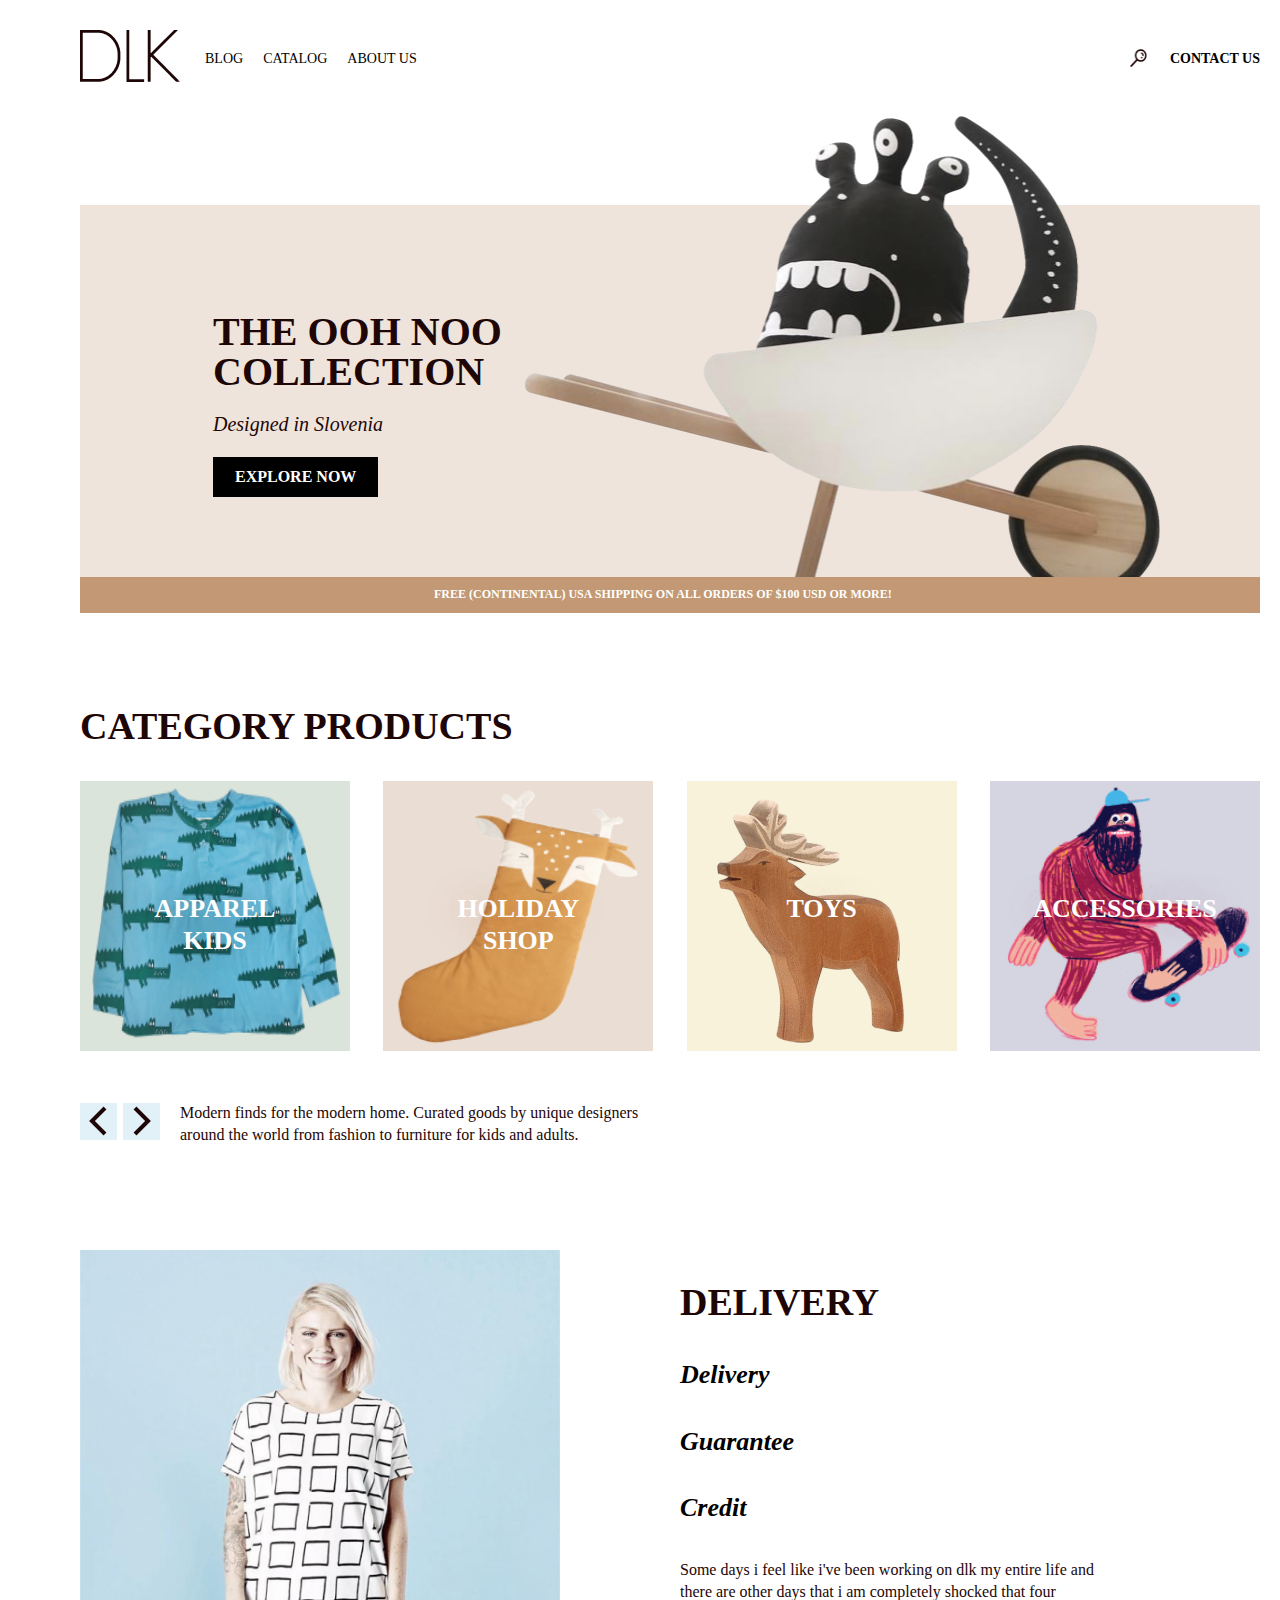
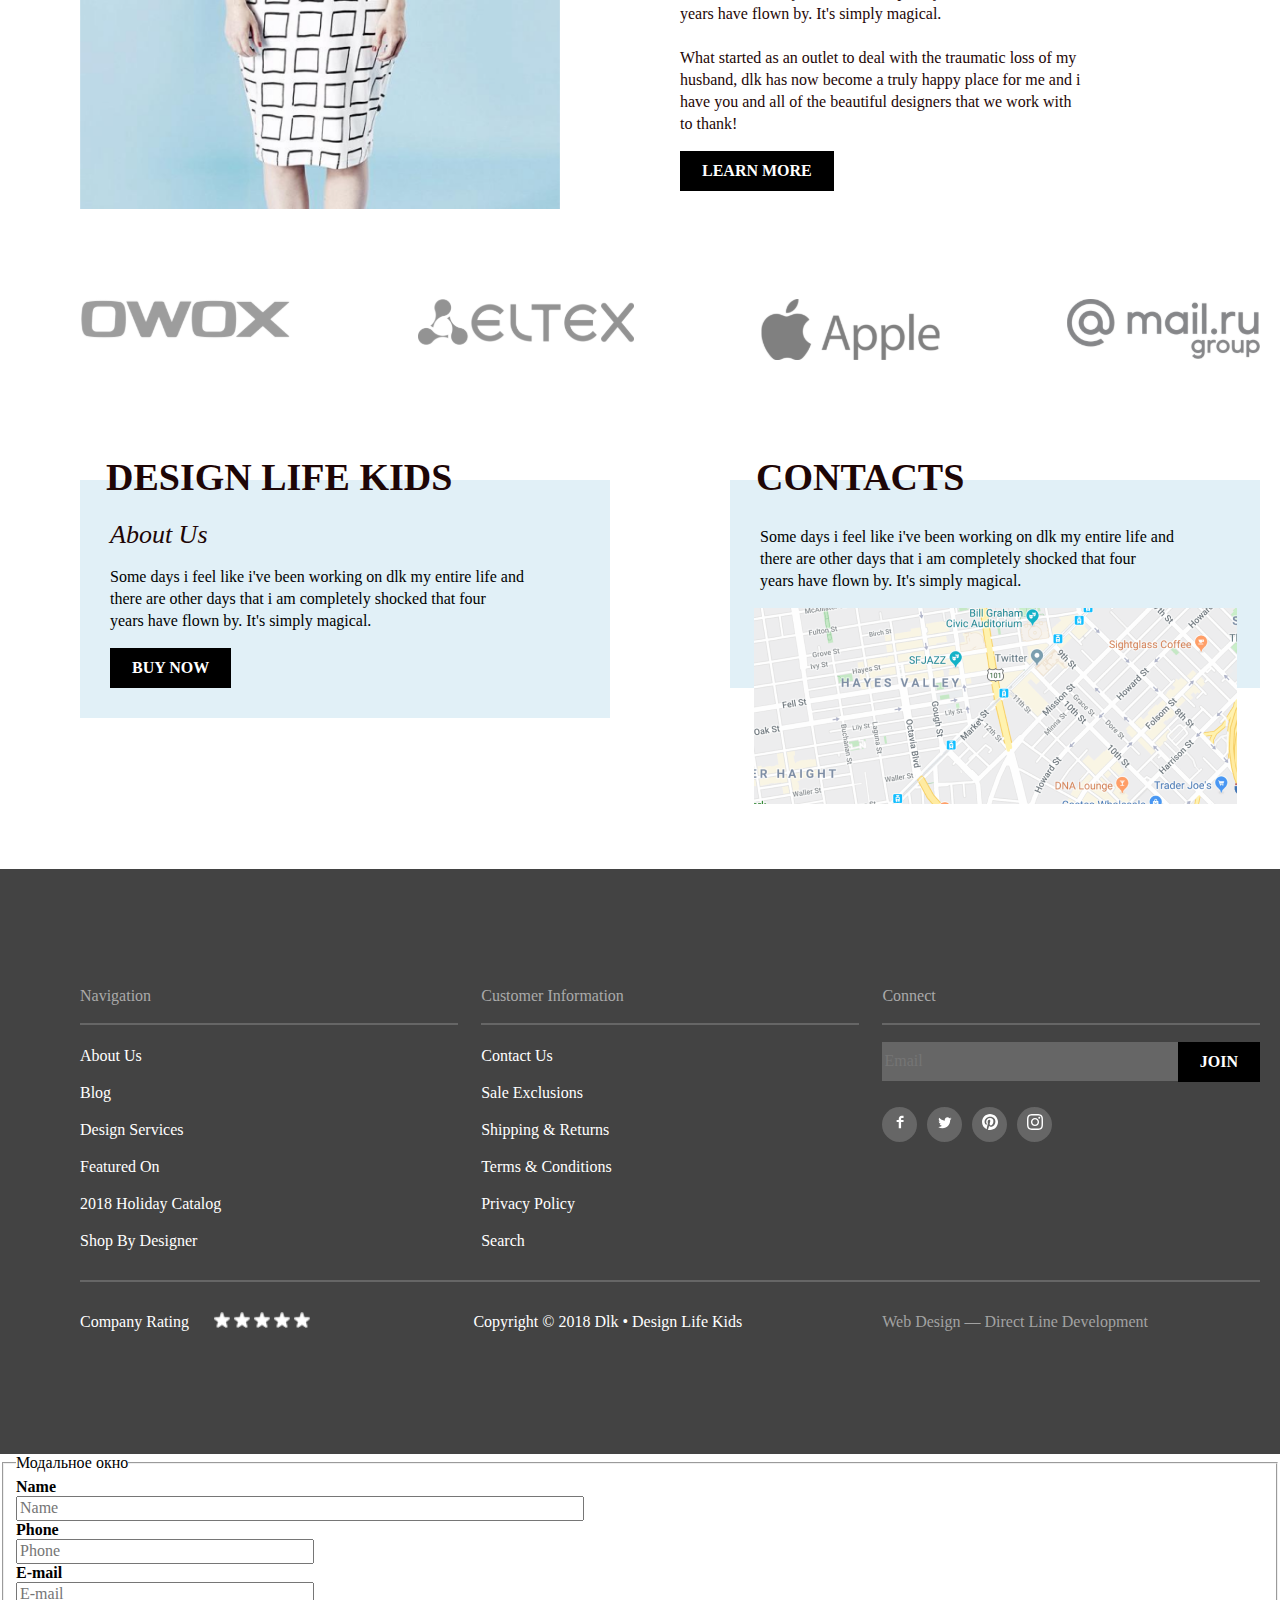
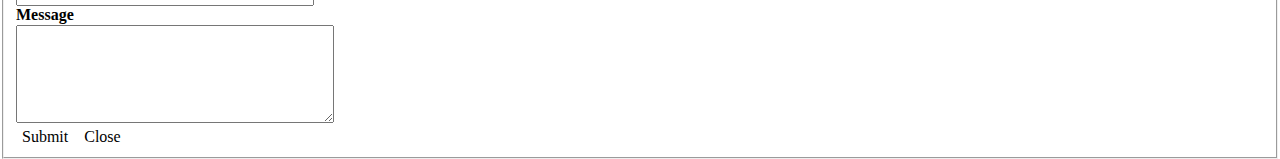
<file: HW_project/templates/index.html>
<!DOCTYPE html>
<html lang="en">

<head>
    <meta charset="UTF-8">
    <meta name="viewport" content="width=device-width, initial-scale=1.0">
    <title>Main page</title>
    <link rel="stylesheet" href="../static/css/index.css">
    <link rel="preconnect" href="https://fonts.gstatic.com">
    <link rel="stylesheet" href="../normalize.css">
    <link
        href="https://fonts.googleapis.com/css2?family=Crimson+Text:ital,wght@1,400;1,700&family=Montserrat:wght@700&family=Open+Sans:wght@400;700&display=swap"
        rel="stylesheet">
</head>

<body class="overlay">

    <header class="header container">
        <a href="./index.html">
            <img class="header-logo" src="../static/png/index/logo.png" alt="logo" width="100" height="52">
        </a>
        <nav>
            <ul class="menu-nav">
                <li class="menu-nav-item"><a href="">Blog</a></li>
                <li class="menu-nav-item"><a href="./toys.html">Catalog</a></li>
                <li class="menu-nav-item"><a href="">About Us</a></li>
            </ul>
        </nav>
        <img class="header-search" src="../static/png/index/search.png" alt="search" width="17" height="18">
        <a class="header-contact" href="/contact">Contact Us</a>
    </header>
    <main id="main">
        <div class="container">
            <section class="main">
                <div class="main-text">
                    <h1 class="main-front-title">THE OOH NOO<br>COLLECTION</h1>
                    <p class="main-front-text">Designed in Slovenia</p>
                    <button class="btn-black">Explore now</button>
                </div>                
                <img class="main-front-img" src="../static/png/index/boogi.png" alt="boogi" width="635" height="461">
            </section>
            <span class="free">Free (continental) USA shipping on all orders of $100 USD or more!</span>
        </div>

        <section class="category container">
            <a href="./categories.html"><h2 class="category-title">Category Products</h2></a>
            <ul class="category-list">
                <li class="category-item color-1">
                    <a href="">
                        <img class="category-item-img" src="../static/png/index/apparel_kids.png" alt="apparel_kids"
                            width="244" height="177"><br>
                        <h3 class="category-item-title">APPAREL<br>KIDS</h3>
                    </a>
                </li>
                <li class="category-item color-2">
                    <a href="">
                        <img class="category-item-img" src="../static/png/index/holi_shop.png" alt="holi_shop"
                            width="208" height="244"><br>
                        <h3 class="category-item-title">HOLIDAY<br>SHOP</h3>
                    </a>
                </li>
                <li class="category-item color-3">
                    <a href="">
                        <img class="category-item-img" src="../static/png/index/toys.png" alt="toys" width="270"
                            height="270"><br>
                        <h3 class="category-item-title">TOYS</h3>
                    </a>
                </li>
                <li class="category-item color-4">
                    <a href="">
                        <img class="category-item-img" src="../static/png/index/accesories.png" alt="accesories"
                            width="240" height="250"><br>
                        <h3 class="category-item-title">ACCESSORIES</h3>
                    </a>
                </li>
            </ul>
            <div class="info-rec">                
                <a href=""><img class="rec" src="../static/png/index/rec-1.png" alt="rec"></a>
                <a href=""><img class="rec" src="../static/png/index/rec.png" alt="rec"></a>
                <p class="category-text">
                    Modern finds for the modern home. Curated goods by unique designers<br>
                    around the world from fashion to furniture for kids and adults.
                </p>
            </div>
        </section>

        <section class="service container">
            <img class="service-img" src="../static/png/index/girl.png" alt="girl" width="480" height="559">
            <div>
                <h3 class="service-title">Delivery</h3>
                <ul class="service-list">
                    <li class="service-item">
                        <h4 class="service-item-title"><a href="">Delivery</a></h4>
                    </li>
                    <li class="service-item">
                        <h4 class="service-item-title"><a href="">Guarantee</a></h4>
                    </li>
                    <li class="service-item">
                        <h4 class="service-item-title"><a href="">Credit</a></h4>
                    </li>
                </ul>
                <p class="service-text">
                    Some days i feel like i've been working on dlk my entire life and<br>
                    there are other days that i am completely shocked that four<br>
                    years have flown by. It's simply magical.<br>
                    <br>
                    What started as an outlet to deal with the traumatic loss of my<br>
                    husband, dlk has now become a truly happy place for me and i<br>
                    have you and all of the beautiful designers that we work with<br>
                    to thank!
                </p>
                <button class="btn-black">LEARN MORE</button>
            </div>
        </section>

        <section class="sponsor container">
            <h4 class="sponsor-title">Sponsors</h4>
            <ul class="sponsor-list">
                <li class="sponsor-item">
                    <a href="">
                        <img class="sponsor-item-img" src="../static/svg/index/image.svg" alt="owox" width="211"
                            height="40">
                    </a>
                </li>
                <li class="sponsor-item">
                    <a href="">
                        <img class="sponsor-item-img" src="../static/svg/index/image-1.svg" alt="eltex" width="216"
                            height="46">
                    </a>
                </li>
                <li class="sponsor-item">
                    <a href="">
                        <img class="sponsor-item-img" src="../static/svg/index/image-2.svg" alt="apple" width="179"
                            height="61">
                    </a>
                </li>
                <li class="sponsor-item">
                    <a href="">
                        <img class="sponsor-item-img" src="../static/svg/index/image-3.svg" alt="mail" width="193"
                            height="60">
                    </a>
                </li>
            </ul>
        </section>

        <div class="other container">
            
            <article class="design-lk">
                <h3 class="design-lk-title">Design Life Kids</h3>
                <div class="design-lk-wrapper">
                    <h4 class="design-lk-simple-tl">About Us</h4>
                    <p class="design-lk-text">
                        Some days i feel like i've been working on dlk my entire life and <br>
                        there are other days that i am completely shocked that four <br>
                        years have flown by. It's simply magical.
                    </p>
                    <button class="btn-black">Buy now</button>
                </div>
            </article>
            

            <article class="contacts">
                <h3 class="contacts-class">Contacts</h3>
                <div class="cont-wrapper">                    
                    <p class="contacts-text">
                        Some days i feel like i've been working on dlk my entire life and <br>
                        there are other days that i am completely shocked that four <br>
                        years have flown by. It's simply magical.
                    </p>
                </div>
                <img class="contacts img" src="../static/png/index/image.png" alt="map" width="483" height="196">
            </article>
        </div>
    </main>
    
    <footer class="footer">
        <div class="footer-wrap container">
            <div class="navigation list-footer">
                <h3 class="navigation-title">Navigation</h3>
                <hr color="#666666">
                <ul class="navigation-list">
                    <li class="navigation-item">
                        <a href="">
                            <span class="navigation-item-title">About Us</span>
                        </a>
                    </li>
                    <li class="navigation-item">
                        <a href="">
                            <span class="navigation-item-title">Blog</span>
                        </a>
                    </li>
                    <li class="navigation-item">
                        <a href="">
                            <span class="navigation-item-title">Design Services</span>
                        </a>
                    </li>
                    <li class="navigation-item">
                        <a href="">
                            <span class="navigation-item-title">Featured On</span>
                        </a>
                    </li>
                    <li class="navigation-item">
                        <a href="">
                            <span class="navigation-item-title">2018 Holiday Catalog</span>
                        </a>
                    </li>
                    <li class="navigation-item">
                        <a href="">
                            <span class="navigation-item-title">Shop By Designer</span>
                        </a>
                    </li>
                </ul>
                
            </div>

            <div class="customer-inf list-footer">
                <h3 class="customer-inf-title">Customer Information</h3>
                <hr color="#666666">
                <ul class="customer-inf-list">
                    <li class="customer-inf-item">
                        <a href="">
                            <span class="customer-inf-item-title">Contact Us</span>
                        </a>
                    </li>
                    <li class="customer-inf-item">
                        <a href="">
                            <span class="customer-inf-item-title">Sale Exclusions</span>
                        </a>
                    </li>
                    <li class="customer-inf-item">
                        <a href="">
                            <span class="customer-inf-item-title">Shipping & Returns</span>
                        </a>
                    </li>
                    <li class="customer-inf-item">
                        <a href="">
                            <span class="customer-inf-item-title">Terms & Conditions</span>
                        </a>
                    </li>
                    <li class="customer-inf-item">
                        <a href="">
                            <span class="customer-inf-item-title">Privacy Policy</span>
                        </a>
                    </li>
                    <li class="customer-inf-item">
                        <a href="">
                            <span class="customer-inf-item-title">Search</span>
                        </a>
                    </li>
                </ul>
            </div>

            <div class="connect list-footer">
                <h3 class="connect-title">Connect</h3>
                <hr color="#666666">
                <form class="connect-form" action="/email" method="POST">                    
                    <input class="input-con" type="text" id="Email" placeholder="Email">
                    <div class="wrapper-btn">
                        <button class="btn-black" type="submit">JOIN</button>
                    </div>
                </form>
                <ul class="connect-list">
                    <li class="connect-item">
                        <a href="">
                            <img class="connect-item-img" src="../static/svg/index/f.svg" alt="facebook" width="8"
                                height="14">
                        </a>
                    </li>
                    <li class="connect-item">
                        <a href="">
                            <img class="connect-item-img" src="../static/svg/index/Fill.svg" alt="twitter" width="14"
                                height="12">
                        </a>
                    </li>
                    <li class="connect-item">
                        <a href="">
                            <img class="connect-item-img" src="../static/svg/index/Pinterest.svg" alt="pinterest" width="16"
                                height="16">
                        </a>
                    </li>
                    <li class="connect-item">
                        <a href="">
                            <img class="connect-item-img" src="../static/svg/index/Instagram.svg" alt="inst" width="16"
                                height="16">
                        </a>
                    </li>
                </ul>
            </div>
            
        </div>
           
        <div class="company-rt container">
            <hr color="#666666">
            <div class="company-rt-wrapper">
                <h4 class="company-rt-title">Company Rating</h4>
                <ul class="company-rt-img-list">
                    <li class="company-rt-img-item">
                        <img class="company-rt-img" src="../static/png/index/Star.png" alt="rating" width="17" height="16">
                    </li>
                    <li>
                        <img class="company-rt-img" src="../static/png/index/Star.png" alt="rating" width="17" height="16">
                    </li>
                    <li>
                        <img class="company-rt-img" src="../static/png/index/Star.png" alt="rating" width="17" height="16">
                    </li>
                    <li>
                        <img class="company-rt-img" src="../static/png/index/Star.png" alt="rating" width="17" height="16">
                    </li>
                    <li>
                        <img class="company-rt-img" src="../static/png/index/Star.png" alt="rating" width="17" height="16">
                    </li>
                </ul>                
                <p class="company-rt-text">Copyright © 2018 Dlk • Design Life Kids</p>
                <p class="company-rt-text1" color="#666666">Web Design — Direct Line Development</p>
            </div>            
        </div>
    </footer>
    

    <form action="/" method="POST">
        <Fieldset>
            <legend>Модальное окно</legend>
            <label>
                <b>Name</b><br>
                <input name="name" type="text" placeholder="Name" size="60"><br>
            </label>
            <label>
                <b>Phone</b><br>
                <input name="phone" placeholder="Phone" type="tel" size="30"><br>
            </label>
            <label>
                <b>E-mail</b><br>
                <input name="email" placeholder="E-mail" type="email" size="30"> <br>
            </label>
            <label>
                <b>Message</b><br>
                <textarea name="message" rows="5" cols="33"></textarea> <br>
            </label>
            <button type="submit">
                Submit
            </button>

            <button type="button">
                Close
            </button>
        </Fieldset>

    </form>

</body>

</html>
</file>
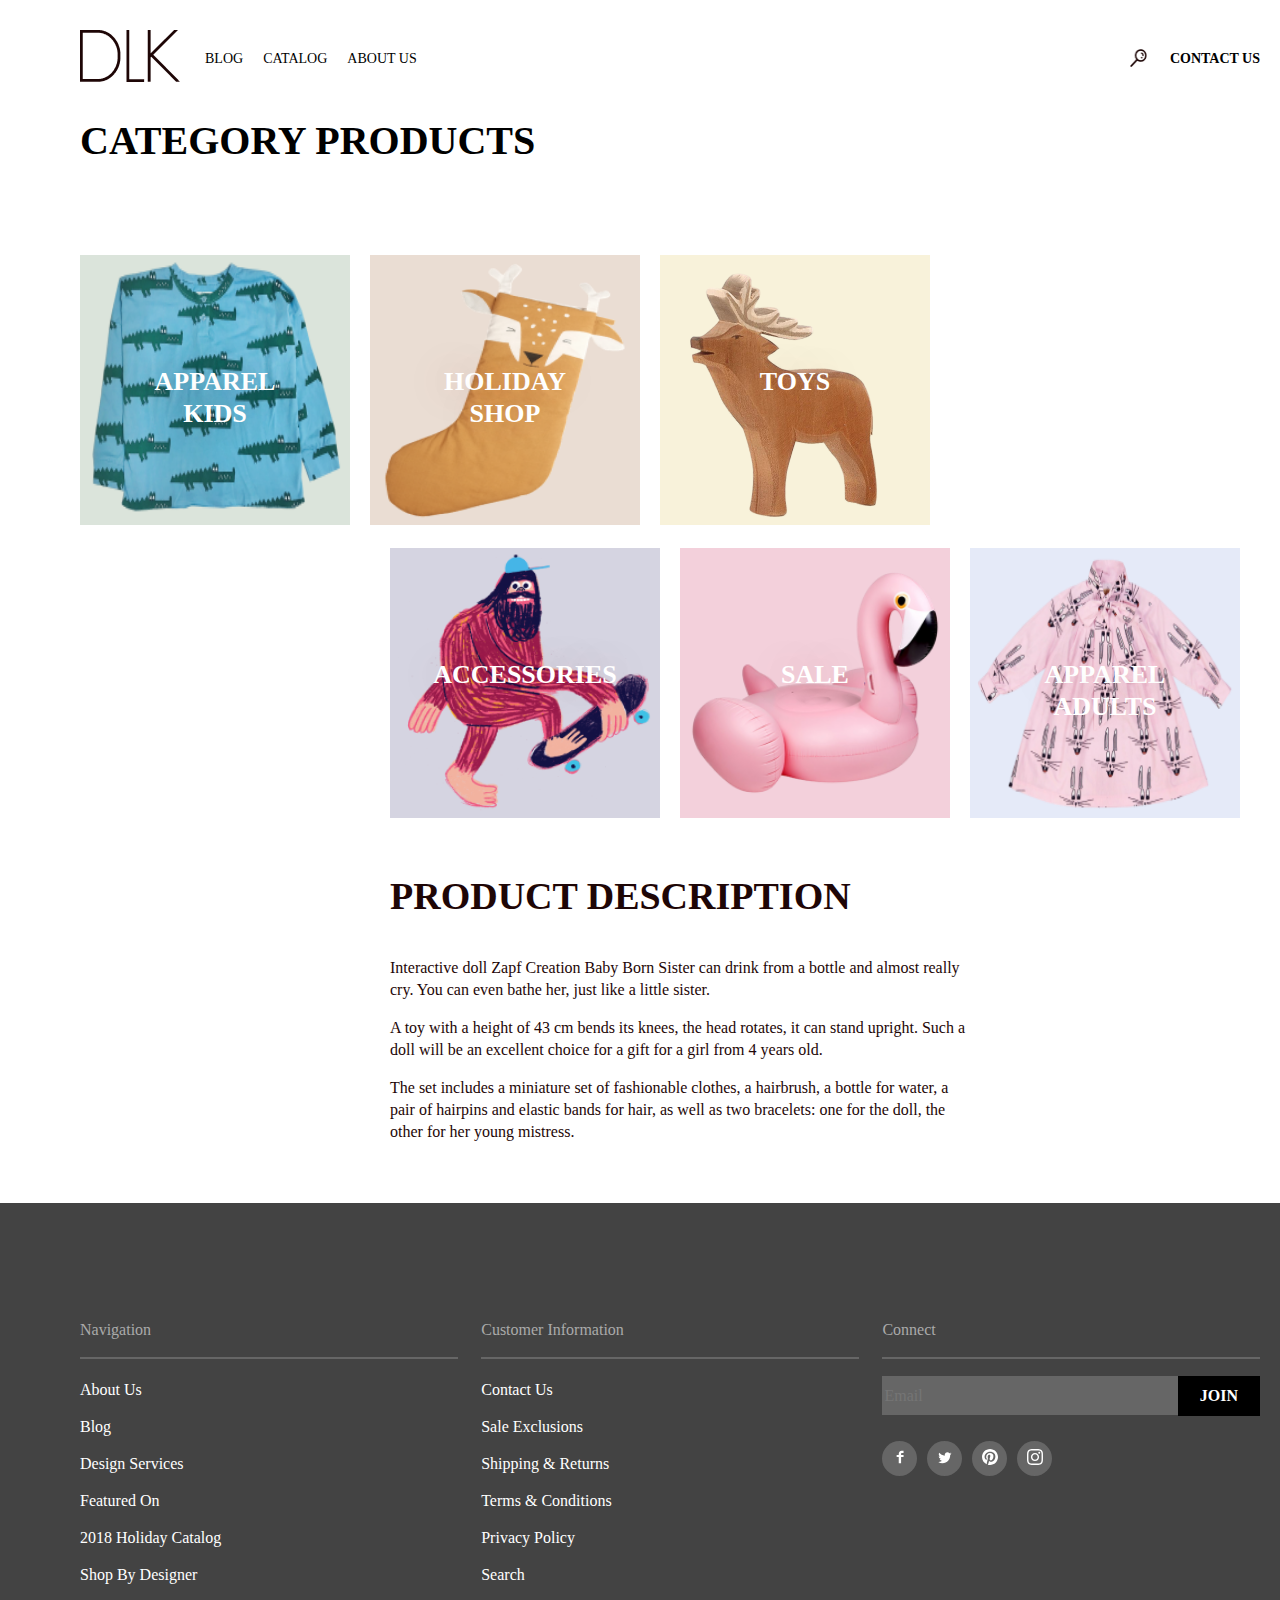
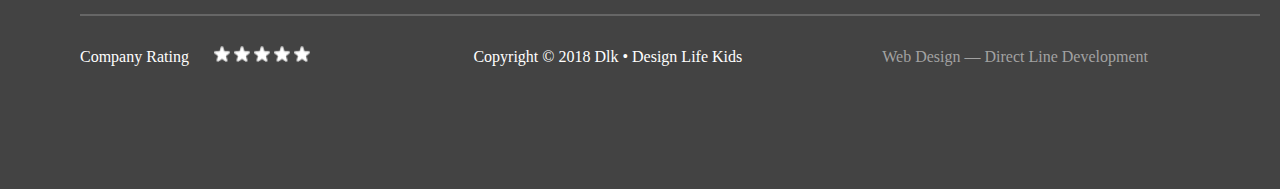
<file: HW_project/templates/categories.html>
<!DOCTYPE html>
<html lang="en">
<head>
    <meta charset="UTF-8">
    <meta name="viewport" content="width=device-width, initial-scale=1.0">
    <title>Category Products</title>
    <link rel="stylesheet" href="../static/css/categories.css">
    <link rel="preconnect" href="https://fonts.gstatic.com">
    <link rel="stylesheet" href="../normalize.css">
    <link
        href="https://fonts.googleapis.com/css2?family=Crimson+Text:ital,wght@1,400;1,700&family=Montserrat:wght@700&family=Open+Sans:wght@400;700&display=swap"
        rel="stylesheet">
</head>
<body class="overlay">
    <header class="header container">
        <a href="./index.html">
            <img class="header-logo" src="../static/png/index/logo.png" alt="logo" width="100" height="52">
        </a>
        <nav>
            <ul class="menu-nav">
                <li class="menu-nav-item"><a href="">Blog</a></li>
                <li class="menu-nav-item"><a href="./toys.html">Catalog</a></li>
                <li class="menu-nav-item"><a href="">About Us</a></li>
            </ul>
        </nav>
        <img class="header-search" src="../static/png/index/search.png" alt="search" width="17" height="18">
        <a class="header-contact" href="/contact">Contact Us</a>
    </header>
    
    <main id="main">        
        <h1 class="title-page container">Category Products</h1>
        <section class="categori-str-1 container">
            <ul class="categori-list-1">
                <li class="categori-item-1 color-1">
                    <a href="">
                        <img class="categori-item-1-img" src="../static/png/index/apparel_kids.png" 
                            alt="apparel_kids" width="244" height="177">                            
                        <h2 class="categori-item-1-title">APPAREL<br>KIDS</h2>
                    </a>
                </li>
                <li class="categori-item-1 color-2">
                    <a href="">
                        <img class="categori-item-1-img" src="../static/png/index/holi_shop.png"
                            alt="holi_shop" width="208" height="244">
                        <h2 class="categori-item-1-title">HOLIDAY<br>SHOP</h2>                        
                    </a>
                </li>
                <li class="categori-item-1 color-3">
                    <a href="">
                        <img class="categori-item-1-img" src="../static/png/index/toys.png"
                            alt="toys" width="270" height="270">
                        <h2 class="categori-item-1-title">TOYS</h2>                        
                    </a>
                </li>
            </ul>
        </section>   

        <section class="categori-str-2 container">
            <ul class="categori-list-2">
                <li class="categori-item-2 color-4">
                    <a href="">                        
                        <img class="categori-item-2-img" src="../static/png/index/accesories.png" 
                            alt="accesories" width="240" height="250">
                        <h2 class="categori-item-2-title">ACCESSORIES</h2>
                    </a>
                </li>
                <li class="categori-item-2 color-5">
                    <a href="">
                        <img class="categori-item-2-img" src="../static/png/categories/sale.png"
                            alt="sale" width="248" height="248">                        
                        <h2 class="categori-item-2-title">SALE</h2>
                    </a>
                </li>
                <li class="categori-item-2 color-6">
                    <a href="">                        
                        <img class="categori-item-2-img" src="../static/png/categories/adults.png"
                            alt="adults" width="271" height="204">
                        <h2 class="categori-item-2-title">APPAREL<br>ADULTS</h2>
                    </a>
                </li>
            </ul>
        </section>

        <section class="descrip container">
            <h3 class="title-descript">Product Description</h3>
            <p class="text-descript">
                Interactive doll Zapf Creation Baby Born Sister can drink from a bottle and almost really <br>
                cry. You can even bathe her, just like a little sister.
            </p>
            <p class="text-descript">
                A toy with a height of 43 cm bends its knees, the head rotates, it can stand upright. Such a <br>
                doll will be an excellent choice for a gift for a girl from 4 years old.
            </p>
            <p class="text-descript">
                The set includes a miniature set of fashionable clothes, a hairbrush, a bottle for water, a <br>
                pair of hairpins and elastic bands for hair, as well as two bracelets: one for the doll, the <br>
                other for her young mistress.
            </p>
        </section>
    </main>
    
    <footer class="footer">
        <div class="footer-wrap container">
            <div class="navigation list-footer">
                <h3 class="navigation-title">Navigation</h3>
                <hr color="#666666">
                <ul class="navigation-list">
                    <li class="navigation-item">
                        <a href="">
                            <span class="navigation-item-title">About Us</span>
                        </a>
                    </li>
                    <li class="navigation-item">
                        <a href="">
                            <span class="navigation-item-title">Blog</span>
                        </a>
                    </li>
                    <li class="navigation-item">
                        <a href="">
                            <span class="navigation-item-title">Design Services</span>
                        </a>
                    </li>
                    <li class="navigation-item">
                        <a href="">
                            <span class="navigation-item-title">Featured On</span>
                        </a>
                    </li>
                    <li class="navigation-item">
                        <a href="">
                            <span class="navigation-item-title">2018 Holiday Catalog</span>
                        </a>
                    </li>
                    <li class="navigation-item">
                        <a href="">
                            <span class="navigation-item-title">Shop By Designer</span>
                        </a>
                    </li>
                </ul>
                
            </div>

            <div class="customer-inf list-footer">
                <h3 class="customer-inf-title">Customer Information</h3>
                <hr color="#666666">
                <ul class="customer-inf-list">
                    <li class="customer-inf-item">
                        <a href="">
                            <span class="customer-inf-item-title">Contact Us</span>
                        </a>
                    </li>
                    <li class="customer-inf-item">
                        <a href="">
                            <span class="customer-inf-item-title">Sale Exclusions</span>
                        </a>
                    </li>
                    <li class="customer-inf-item">
                        <a href="">
                            <span class="customer-inf-item-title">Shipping & Returns</span>
                        </a>
                    </li>
                    <li class="customer-inf-item">
                        <a href="">
                            <span class="customer-inf-item-title">Terms & Conditions</span>
                        </a>
                    </li>
                    <li class="customer-inf-item">
                        <a href="">
                            <span class="customer-inf-item-title">Privacy Policy</span>
                        </a>
                    </li>
                    <li class="customer-inf-item">
                        <a href="">
                            <span class="customer-inf-item-title">Search</span>
                        </a>
                    </li>
                </ul>
            </div>

            <div class="connect list-footer">
                <h3 class="connect-title">Connect</h3>
                <hr color="#666666">
                <form class="connect-form" action="/email" method="POST">                    
                    <input class="input-con" type="text" id="Email" placeholder="Email">
                    <div class="wrapper-btn">
                        <button class="btn-black" type="submit">JOIN</button>
                    </div>
                </form>
                <ul class="connect-list">
                    <li class="connect-item">
                        <a href="">
                            <img class="connect-item-img" src="../static/svg/index/f.svg" alt="facebook" width="8"
                                height="14">
                        </a>
                    </li>
                    <li class="connect-item">
                        <a href="">
                            <img class="connect-item-img" src="../static/svg/index/Fill.svg" alt="twitter" width="14"
                                height="12">
                        </a>
                    </li>
                    <li class="connect-item">
                        <a href="">
                            <img class="connect-item-img" src="../static/svg/index/Pinterest.svg" alt="pinterest" width="16"
                                height="16">
                        </a>
                    </li>
                    <li class="connect-item">
                        <a href="">
                            <img class="connect-item-img" src="../static/svg/index/Instagram.svg" alt="inst" width="16"
                                height="16">
                        </a>
                    </li>
                </ul>
            </div>
            
        </div>
           
        <div class="company-rt container">
            <hr color="#666666">
            <div class="company-rt-wrapper">
                <h4 class="company-rt-title">Company Rating</h4>
                <ul class="company-rt-img-list">
                    <li class="company-rt-img-item">
                        <img class="company-rt-img" src="../static/png/index/Star.png" alt="rating" width="17" height="16">
                    </li>
                    <li>
                        <img class="company-rt-img" src="../static/png/index/Star.png" alt="rating" width="17" height="16">
                    </li>
                    <li>
                        <img class="company-rt-img" src="../static/png/index/Star.png" alt="rating" width="17" height="16">
                    </li>
                    <li>
                        <img class="company-rt-img" src="../static/png/index/Star.png" alt="rating" width="17" height="16">
                    </li>
                    <li>
                        <img class="company-rt-img" src="../static/png/index/Star.png" alt="rating" width="17" height="16">
                    </li>
                </ul>                
                <p class="company-rt-text">Copyright © 2018 Dlk • Design Life Kids</p>
                <p class="company-rt-text1" color="#666666">Web Design — Direct Line Development</p>
            </div>            
        </div>
    </footer>
    
</body>
</html>
</file>
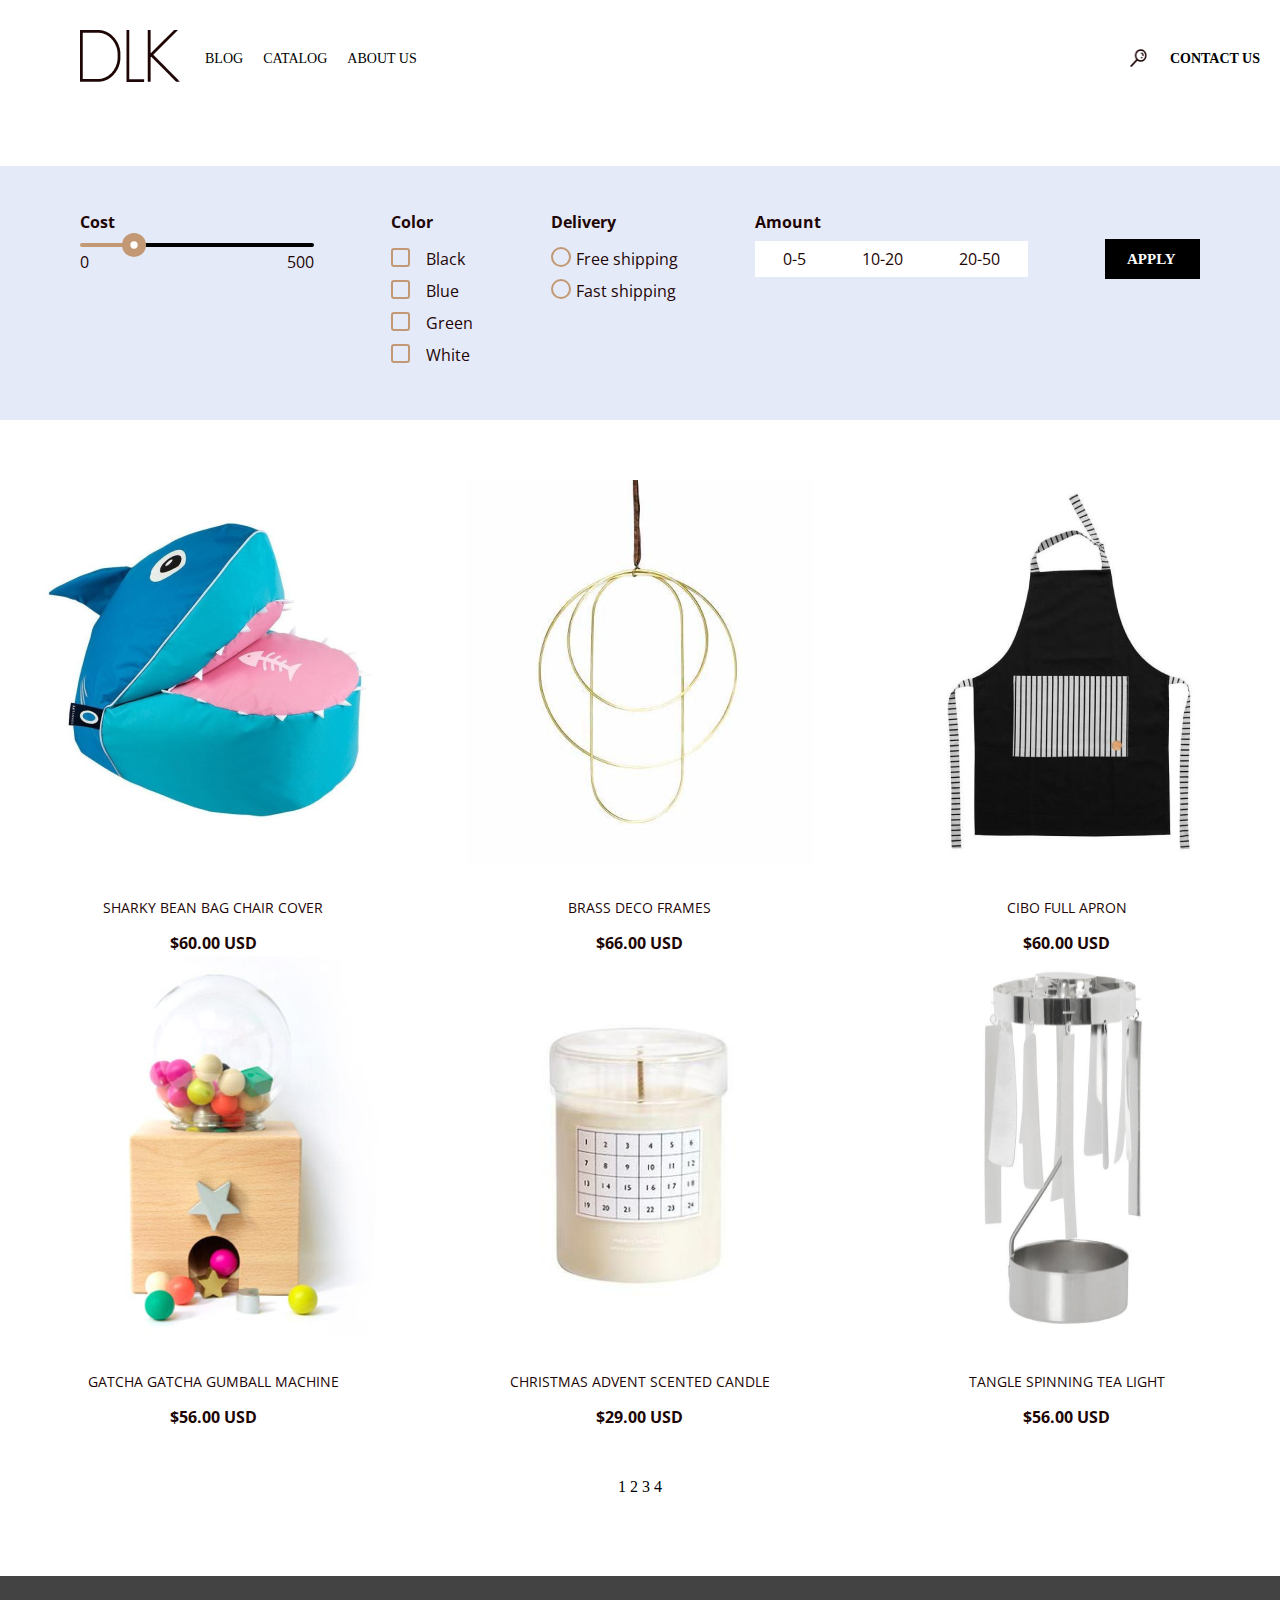
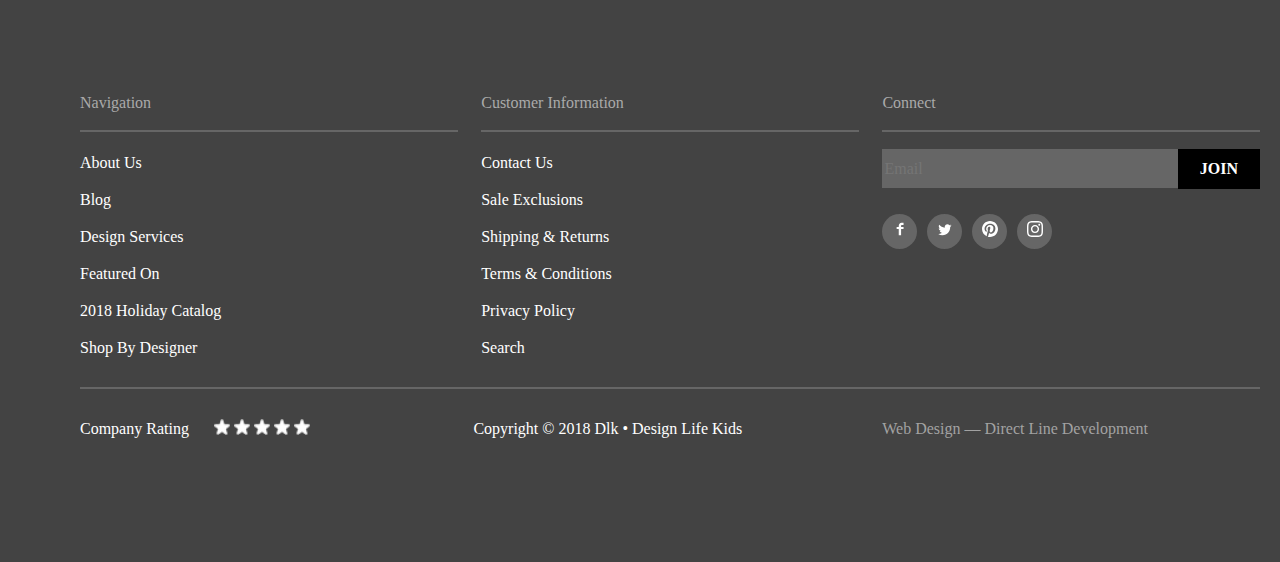
<file: HW_project/templates/toys.html>
<!DOCTYPE html>
<html lang="en">
<head>
    <meta charset="UTF-8">
    <meta name="viewport" content="width=device-width, initial-scale=1.0">
    <title>Category Products</title>
    <link rel="stylesheet" href="../static/css/toys.css">
    <link rel="preconnect" href="https://fonts.gstatic.com">
    <link rel="stylesheet" href="../normalize.css">
    <link
        href="https://fonts.googleapis.com/css2?family=Crimson+Text:ital,wght@1,400;1,700&family=Montserrat:wght@700&family=Open+Sans:wght@400;700&display=swap"
        rel="stylesheet">
</head>
<body>
    <header class="header container">
        <a href="./index.html">
            <img class="header-logo" src="../static/png/index/logo.png" alt="logo" width="100" height="52">
        </a>
        <nav>
            <ul class="menu-nav">
                <li class="menu-nav-item"><a href="">Blog</a></li>
                <li class="menu-nav-item"><a href="./toys.html">Catalog</a></li>
                <li class="menu-nav-item"><a href="">About Us</a></li>
            </ul>
        </nav>
        <img class="header-search" src="../static/png/index/search.png" alt="search" width="17" height="18">
        <a class="header-contact" href="/contact">Contact Us</a>
    </header>
   
    <main >        
        <div class="main-form">
            <form action="#" method="get" class="main-form-block grid container">
                <span class="main-form-item">
                    <label for="range" class="main-form-item-label">Cost</label>
                    <span class="main-form-item-range-block">
                        <input name="Cost" type="range" id="range" min="0" max="500" value="100" class="main-form-item-range" oninput="range_input()">
                        <span class="main-form-item-range-numbers">
                            <span class="main-form-item-range-min">0</span>
                            <span class="main-form-item-range-max">500</span>
                        </span>
                    </span>
                </span>
                <div class="main-form-item">
                    <label class="main-form-item-label">Color</label>
                    <ul class="main-form-item-checkbox-list">
                        <li class="main-form-item-list-unit">
                            <input name="Black" type="checkbox" id="Black" class="main-form-item-list-unit-checkbox">
                            <label for="Black" class="main-form-item-list-unit-label">
                                Black
                            </label>
                        </li>
                        <li class="main-form-item-list-unit">
                            <input name="Blue" type="checkbox" id="Blue" class="main-form-item-list-unit-checkbox">
                            <label for="Blue" class="main-form-item-list-unit-label">
                                Blue
                            </label>
                        </li>
                        <li class="main-form-item-list-unit">
                            <input name="Green" type="checkbox" id="Green" class="main-form-item-list-unit-checkbox">
                            <label for="Green" class="main-form-item-list-unit-label">
                                Green
                            </label>
                        </li>
                        <li class="main-form-item-list-unit">
                            <input name="White" type="checkbox" id="White" class="main-form-item-list-unit-checkbox">
                            <label for="White" class="main-form-item-list-unit-label">
                                White
                            </label>
                        </li>
                    </ul>
                </div>
                <div class="main-form-item">
                    <label class="main-form-item-label">Delivery</label>
                    <ul class="main-form-item-radio-list">
                        <li class="main-form-item-radio-list-unit">
                            <input name="Free-shipping" type="radio" id="Free_shipping" class="main-form-item-list-unit-radio">
                            <label for="Free_shipping" class="main-form-item-radio-list-unit-label">
                                Free shipping
                            </label>
                        </li>
                        <li class="main-form-item-radio-list-unit">
                            <input name="Fast-shipping" type="radio" id="Fast_shipping" class="main-form-item-list-unit-radio">
                            <label for="Fast_shipping" class="main-form-item-radio-list-unit-label">
                                Fast shipping
                            </label>
                        </li>
                    </ul>
                </div>
                <div class="main-form-item">
                    <label class="main-form-item-label">Amount</label>
                    <ul class="main-form-item-radio-buttons-list">
                        <li class="main-form-item-radio-buttons-unit">
                            <input name="0-5" type="radio" id="0-5" class="main-form-item-radio-buttons-unit-input">
                            <label for="0-5" class="main-form-item-radio-buttons-unit-label">
                                0-5
                            </label>
                        </li>
                        <li class="main-form-item-radio-buttons-unit">
                            <input name="10-20" type="radio" id="10-20" class="main-form-item-radio-buttons-unit-input">
                            <label for="10-20" class="main-form-item-radio-buttons-unit-label">
                                10-20
                            </label>
                        </li>
                        <li class="main-form-item-radio-buttons-unit">
                            <input name="20-50" type="radio" id="20-50" class="main-form-item-radio-buttons-unit-input">
                            <label for="20-50" class="main-form-item-radio-buttons-unit-label">
                                20-50
                            </label>
                        </li>
                    </ul>
                </div>
                <button class="main-form-item-button">
                    Apply
                </button>
            </form>
        </div>
        <section class="main-products-list grid">
            <div class="main-products-list-block">
                <div class="main-products-list-item">
                    <a href="#" id="learn-more" class="learn-more-box">
                        <span class="learn-more">Learn More</span>
                    </a>
                    <img src="../static/png/toys/image-5.png" alt="SHARKY BEAN BAG CHAIR COVER"
                         class="main-products-list-item-img">
                    <h6 class="main-products-list-item-name">SHARKY BEAN BAG CHAIR COVER</h6>
                    <span class="main-products-list-item-price">$60.00 USD</span>
                </div>
                <div class="main-products-list-item">
                    <a href="#" class="learn-more-box">
                        <span class="learn-more">Learn More</span>
                    </a>
                    <img src="../static/png/toys/image-4.png" alt="BRASS DECO FRAMES" class="main-products-list-item-img">
                    <h6 class="main-products-list-item-name">BRASS DECO FRAMES</h6>
                    <span class="main-products-list-item-price">$66.00 USD</span>
                </div>
                <div class="main-products-list-item">
                    <a href="#" class="learn-more-box">
                        <span class="learn-more">Learn More</span>
                    </a>
                    <img src="../static/png/toys/image-3.png" alt="CIBO FULL APRON" class="main-products-list-item-img">
                    <h6 class="main-products-list-item-name">CIBO FULL APRON</h6>
                    <span class="main-products-list-item-price">$60.00 USD</span>
                </div>
                <div class="main-products-list-item">
                    <a href="#" class="learn-more-box">
                        <span class="learn-more">Learn More</span>
                    </a>
                    <img src="../static/png/toys/image-2.png" alt="GATCHA GATCHA GUMBALL MACHINE"
                         class="main-products-list-item-img">
                    <h6 class="main-products-list-item-name">GATCHA GATCHA GUMBALL MACHINE</h6>
                    <span class="main-products-list-item-price">$56.00 USD</span>
                </div>
                <div class="main-products-list-item">
                    <a href="#" class="learn-more-box">
                        <span class="learn-more">Learn More</span>
                    </a>
                    <img src="../static/png/toys/image-1.png" alt="CHRISTMAS ADVENT SCENTED CANDLE"
                         class="main-products-list-item-img">
                    <h6 class="main-products-list-item-name">CHRISTMAS ADVENT SCENTED CANDLE</h6>
                    <span class="main-products-list-item-price">$29.00 USD</span>
                </div>
                <div class="main-products-list-item">
                    <a href="#" class="learn-more-box">
                        <span class="learn-more">Learn More</span>
                    </a>
                    <img src="../static/png/toys/image.png" alt="TANGLE SPINNING TEA LIGHT"
                        class="main-products-list-item-img">
                    <h6 class="main-products-list-item-name">TANGLE SPINNING TEA LIGHT</h6>
                    <span class="main-products-list-item-price">$56.00 USD</span>
                </div>
            </div>
            <span class="main-pagination grid">
                <a href="#" class="main-pagination-left-arrow"></a>
                <span class="main-pagination-list">
                    <a href="#" class="main-pagination-item">1</a>
                    <a href="#" class="main-pagination-item">2</a>
                    <a href="#" class="main-pagination-item">3</a>
                    <a href="#" class="main-pagination-item">4</a>
                </span>
                <a href="#" class="main-pagination-right-arrow"></a>
            </span>
        </section>
    </main>
    
    <footer class="footer">
        <div class="footer-wrap container">
            <div class="navigation list-footer">
                <h3 class="navigation-title">Navigation</h3>
                <hr color="#666666">
                <ul class="navigation-list">
                    <li class="navigation-item">
                        <a href="">
                            <span class="navigation-item-title">About Us</span>
                        </a>
                    </li>
                    <li class="navigation-item">
                        <a href="">
                            <span class="navigation-item-title">Blog</span>
                        </a>
                    </li>
                    <li class="navigation-item">
                        <a href="">
                            <span class="navigation-item-title">Design Services</span>
                        </a>
                    </li>
                    <li class="navigation-item">
                        <a href="">
                            <span class="navigation-item-title">Featured On</span>
                        </a>
                    </li>
                    <li class="navigation-item">
                        <a href="">
                            <span class="navigation-item-title">2018 Holiday Catalog</span>
                        </a>
                    </li>
                    <li class="navigation-item">
                        <a href="">
                            <span class="navigation-item-title">Shop By Designer</span>
                        </a>
                    </li>
                </ul>
                
            </div>

            <div class="customer-inf list-footer">
                <h3 class="customer-inf-title">Customer Information</h3>
                <hr color="#666666">
                <ul class="customer-inf-list">
                    <li class="customer-inf-item">
                        <a href="">
                            <span class="customer-inf-item-title">Contact Us</span>
                        </a>
                    </li>
                    <li class="customer-inf-item">
                        <a href="">
                            <span class="customer-inf-item-title">Sale Exclusions</span>
                        </a>
                    </li>
                    <li class="customer-inf-item">
                        <a href="">
                            <span class="customer-inf-item-title">Shipping & Returns</span>
                        </a>
                    </li>
                    <li class="customer-inf-item">
                        <a href="">
                            <span class="customer-inf-item-title">Terms & Conditions</span>
                        </a>
                    </li>
                    <li class="customer-inf-item">
                        <a href="">
                            <span class="customer-inf-item-title">Privacy Policy</span>
                        </a>
                    </li>
                    <li class="customer-inf-item">
                        <a href="">
                            <span class="customer-inf-item-title">Search</span>
                        </a>
                    </li>
                </ul>
            </div>

            <div class="connect list-footer">
                <h3 class="connect-title">Connect</h3>
                <hr color="#666666">
                <form class="connect-form" action="/email" method="POST">                    
                    <input class="input-con" type="text" id="Email" placeholder="Email">
                    <div class="wrapper-btn">
                        <button class="btn-black" type="submit">JOIN</button>
                    </div>
                </form>
                <ul class="connect-list">
                    <li class="connect-item">
                        <a href="">
                            <img class="connect-item-img" src="../static/svg/index/f.svg" alt="facebook" width="8"
                                height="14">
                        </a>
                    </li>
                    <li class="connect-item">
                        <a href="">
                            <img class="connect-item-img" src="../static/svg/index/Fill.svg" alt="twitter" width="14"
                                height="12">
                        </a>
                    </li>
                    <li class="connect-item">
                        <a href="">
                            <img class="connect-item-img" src="../static/svg/index/Pinterest.svg" alt="pinterest" width="16"
                                height="16">
                        </a>
                    </li>
                    <li class="connect-item">
                        <a href="">
                            <img class="connect-item-img" src="../static/svg/index/Instagram.svg" alt="inst" width="16"
                                height="16">
                        </a>
                    </li>
                </ul>
            </div>
            
        </div>
           
        <div class="company-rt container">
            <hr color="#666666">
            <div class="company-rt-wrapper">
                <h4 class="company-rt-title">Company Rating</h4>
                <ul class="company-rt-img-list">
                    <li class="company-rt-img-item">
                        <img class="company-rt-img" src="../static/png/index/Star.png" alt="rating" width="17" height="16">
                    </li>
                    <li>
                        <img class="company-rt-img" src="../static/png/index/Star.png" alt="rating" width="17" height="16">
                    </li>
                    <li>
                        <img class="company-rt-img" src="../static/png/index/Star.png" alt="rating" width="17" height="16">
                    </li>
                    <li>
                        <img class="company-rt-img" src="../static/png/index/Star.png" alt="rating" width="17" height="16">
                    </li>
                    <li>
                        <img class="company-rt-img" src="../static/png/index/Star.png" alt="rating" width="17" height="16">
                    </li>
                </ul>                
                <p class="company-rt-text">Copyright © 2018 Dlk • Design Life Kids</p>
                <p class="company-rt-text1" color="#666666">Web Design — Direct Line Development</p>
            </div>            
        </div>
    </footer>
    
</body>
</html>
</file>
<file: HW_project/static/css/index.css>
@import "./header.css";
@import "./footer.css";
@import "./setting.css";
.overlay {
    font-family: sans-seri;
}

/* Header */

/* Main */

.main {
    background-color: #EEE4DB;
    display: flex;
    flex-wrap: wrap;
    margin-top: 89px;
    /* min-width: 1180px; */
}

.main-text {
    padding: 80px 0 0 133px;
}

.main-front-title {
    font-style: normal;
    font-weight: bold;
    font-size: 40px;
    line-height: 100%;
    color: #1E0606;
    margin-bottom: 20px;
}

.main-front-text {
    font-style: italic;
    font-weight: normal;
    font-size: 20px;
    line-height: 25px;
    color: #1E0606;
    margin-bottom: 20px;
}

.main-front-img {
    margin: -89px 100px 0 auto;
}

.free {
    display: flex;
    background-color: #C29974;
    font-style: normal;
    font-weight: bold;
    font-size: 12px;
    align-items: center;
    text-align: center;
    text-transform: uppercase;
    color: #FFFFFF;
    padding: 11px 30%;
}

/* Category */

.category {}

.category-title {
    font-style: normal;
    font-weight: bold;
    font-size: 38px;
    line-height: 46px;
    text-transform: uppercase;
    color: #1E0606;
    margin-top: 90px;
}

.category-list {
    display: flex;
    flex-wrap: wrap;
    justify-content: space-between;
    align-items: center;
    flex-grow: auto;
    margin: auto;
    align-items: stretch;
}

.category-item {
    /* background-color: #D5D4E1; */
    width: 270px;
    height: 270px;
    align-items: center;
    position: relative;
}

.color-1 {
    background-color: #DBE4DB;
}

.color-2 {
    background-color: #EADDD3;
    ;
}

.color-3 {
    background-color: #F8F2DA;
}

.color-4 {
    background-color: #D5D4E1;    
}

.category-item-img {
    max-height: 270px;
    position: absolute;
    width: 100%;
    height: 100%;
}

.category-item-title {
    font-style: normal;
    font-weight: bold;
    font-size: 26px;
    line-height: 32px;
    text-align: center;
    text-transform: uppercase;
    color: #FFFFFF;
    text-shadow: 0px 0px 40px rgba(147, 3, 3, 0.25);
    padding-top: 25%;
    position: relative;
    z-index: 2;
}

.info-rec {
    display: flex;
    margin: 35px 0;
    align-items: center;
}

.rec {
    margin-right: 6px;
}

.category-text {
    font-style: normal;
    font-weight: normal;
    font-size: 16px;
    line-height: 22px;
    color: #1E0606;
    margin-left: 14px;
}

/* Service */

.service {
    display: flex;
    margin-top: 88px;
    flex-wrap: wrap;
    align-items: center;
}

.service-img {
    margin-right: 120px;
}

.service-title {
    font-style: normal;
    font-weight: bold;
    font-size: 38px;
    line-height: 46px;
    text-transform: uppercase;
    color: #1E0606;
    margin: 11px 0;
}

.service-list {}

.service-item {}

.service-item-title {
    font-style: italic;
    font-weight: bold;
    font-size: 26px;
    line-height: 32px;
    color: #1E0606;
}

.service-text {
    font-style: normal;
    font-weight: normal;
    font-size: 16px;
    line-height: 22px;
    color: #1E0606;
}

/* Sponsor */

.sponsor {}

.sponsor-title {
    display: none;
}

.sponsor-list {
    margin: 90px auto;
    ;
    display: flex;
    flex-wrap: wrap;
    justify-content: space-between;
    align-items: center;
    flex-grow: auto;
    align-items: stretch;
}

.sponsor-item {}

.sponsor-item-img {}

/* Other cont */

.other {
    display: flex;
    justify-content: space-between;
    align-items: baseline;
    flex-wrap: wrap;
}

/* Design */

.design-lk {}

.design-lk-wrapper {
    margin-top: -20px;
    background-color: #E1F0F7;
    /* padding: -26px -30px -30px -30px; */
    /* margin-top: -26px; */
    padding: 30px;
    height: 236ph;
    width: 470px;
}

.design-lk-title {
    margin: auto;
    margin-left: 26px;
    font-style: normal;
    font-weight: bold;
    font-size: 38px;
    /* line-height: 46px; */
    text-transform: uppercase;
    color: #1E0606;
    /* margin-bottom: -20px; */
}

.design-lk-simple-tl {
    margin: 10px 0;
    font-style: italic;
    font-weight: normal;
    font-size: 26px;
    /* line-height: 32px; */
    color: #1E0606;
}

.design-lk-text {
    font-style: normal;
    font-weight: normal;
    font-size: 16px;
    line-height: 22px;
}

/* contacts */

.contacts {}

.cont-wrapper {
    margin-top: -20px;
    background-color: #E1F0F7;
    padding: 30px;
    height: 209ph;
    width: 470px;
}

.contacts-class {
    margin: auto;
    margin-left: 26px;
    font-style: normal;
    font-weight: bold;
    font-size: 38px;
    line-height: 46px;
    text-transform: uppercase;
    color: #1E0606;
}

.contacts-text {
    padding-bottom: 50px;
    font-style: normal;
    font-weight: normal;
    font-size: 16px;
    line-height: 22px;
}

.img {
    margin-left: 24px;
    margin-top: -80px;
}
</file>
<file: HW_project/static/css/categories.css>
@import "./header.css";
@import "./footer.css";
@import "./setting.css";
/* Body */

.overlay {
    font-family: sans-seri;
}

.title-page {
    font-style: normal;
    font-weight: bold;
    font-size: 40px;
    line-height: 49px;
    text-transform: uppercase;
}

/* Str 1 category */

.categori-str-1 {
    margin-top: 90px;
}

.categori-list-1 {    
    display: flex;
    flex-wrap: wrap;
    justify-content: flex-start;
    align-items: center;
    flex-grow: auto;
    margin: auto;
    align-items: stretch;
}

.categori-item-1 {    
    margin-right: 20px;
    /* background-color: #D5D4E1; */
    width: 270px;
    height: 270px;
    align-items: center;
    position: relative;
}

.color-1 {
    background-color: #DBE4DB;
}

.color-2 {
    background-color: #EADDD3;
}

.color-3 {
    background-color: #F8F2DA;
}

.categori-item-1-title {
    font-style: normal;
    font-weight: bold;
    font-size: 26px;
    line-height: 32px;
    text-align: center;
    text-transform: uppercase;
    color: #FFFFFF;
    text-shadow: 0px 0px 40px rgba(147, 3, 3, 0.25);
    padding-top: 33%;
    position: relative;
    z-index: 2;
}

.categori-item-1-img {      
    position: absolute;
    width: 100%;
    height: 100%;
    max-height: 270px;
   
}

/* Str 2 category */

.categori-str-2 {
    margin-top: 23px;
}

.categori-list-2 {
    display: flex;
    flex-wrap: wrap;
    justify-content: flex-end;
    align-items: center;
    flex-grow: auto;
    margin: auto;
    align-items: stretch;    
}

.categori-item-2 {       
    margin-right: 20px;
    /* background-color: #D5D4E1; */
    width: 270px;
    height: 270px;
    align-items: center;
    position: relative; 
}

.color-4 {
    background-color: #D5D4E1;
}

.color-5 {
    background-color: #F3D0DB;
}

.color-6 {
    background-color: #E5EAF8;
}

.categori-item-2-title {      
    font-style: normal;
    font-weight: bold;
    font-size: 26px;
    line-height: 32px;
    text-align: center;
    text-transform: uppercase;
    color: #FFFFFF;
    text-shadow: 0px 0px 40px rgba(147, 3, 3, 0.25);
    padding-top: 33%;
    position: relative;
    z-index: 2;
}

.categori-item-2-img {        
    position: absolute;
    width: 100%;
    height: 100%;
    max-height: 270px;    
}

/* Description */

.descrip {
    /* display: flex; */
    /* margin-left: 310px; */
    padding-left: 390px;
    margin-top: 55px;
    margin-bottom: 55px;
}

.title-descript {
    font-style: normal;
    font-weight: bold;
    font-size: 38px;
    line-height: 46px;
    text-transform: uppercase;
    color: #1E0606;
}

.text-descript {
    font-style: normal;
    font-weight: normal;
    font-size: 16px;
    line-height: 22px;
    color: #1E0606;
}
</file>
<file: HW_project/static/css/toys.css>
@import "./header.css";
@import "./footer.css";
@import "./setting.css";
/* Main */

.main-products-list {
    display: flex;
    flex-direction: column;
    align-items: center;
    margin-top: 60px;
}

.main-products-list-block {
    display: flex;
    flex-direction: row;
    flex-wrap: wrap;
    align-content: stretch;
    margin-bottom: 50px;
}

.main-pagination {
    margin-bottom: 20px;
}

.main-products-list-item {
    display: flex;
    flex-direction: column;
    justify-content: center;
    position: relative;
    margin: auto;
}

.main-products-list-item-img {
    width: 380px;
    height: 385px;
}

.main-products-list-item-name {
    font-family: Open Sans;
    font-style: normal;
    font-weight: normal;
    font-size: 14px;
    line-height: 19px;
    text-align: center;
    color: #1E0606;
    margin-bottom: 15px;
}

.main-products-list-item-price {
    font-family: Open Sans;
    font-style: normal;
    font-weight: bold;
    font-size: 16px;
    line-height: 22px;
    text-align: center;
    color: #1E0606;
}

.learn-more-box {
    display: none;
    position: absolute;
    left: 100px;
    width: 207px;
    height: 207px;
    line-height: 207px;
    text-align: center;
    background: #E5EAF8;
    opacity: 0.9;
}

.learn-more {
    font-family: Montserrat;
    font-style: normal;
    font-weight: bold;
    font-size: 26px;
    line-height: 29px;
    text-align: center;
    text-transform: uppercase;
    color: #1E0606;
    text-shadow: 0px 0px 40px rgba(147, 3, 3, 0.25);
}

.main-products-list-item:hover .learn-more-box {
    display: block;
}

.main-products-list-item:active .learn-more-box {
    opacity: 0.67;
}

/* Radio-btn */

.main-form {
    margin-top: 50px;
    background: rgba(125, 151, 218, 0.2);
    height: 254px;
    display: flex;
    align-items: center;
}

.main-form-block {
    display: flex;
    flex-direction: row;
    justify-content: space-between;
}


.main-form-item {
    display: flex;
    flex-direction: column;
}


.main-form-item-label {
    font-family: Open Sans;
    font-style: normal;
    font-weight: bold;
    font-size: 16px;
    line-height: 22px;
    color: #1E0606;
}

.main-form-item-checkbox-list, .main-form-item-radio-list, .main-form-item-radio-buttons-list {
    margin-top: 15px;
    padding: 0px;
}

.main-form-item-list-unit, .main-form-item-radio-list-unit {
    margin-bottom: 10px;
}

.main-form-item-list-unit, .main-form-item-radio-list-unit, .main-form-item-radio-buttons-unit {
    list-style-type: none;
}

.main-form-item-radio-buttons-unit input[type=radio] {
    display: none;
}

.main-form-item-radio-buttons-unit label {
    padding: 7px 28px;
    cursor: pointer;
    background: #FFFFFF;
    user-select: none;
}

.main-form-item-radio-buttons-unit input[type=radio]:checked+label {
    background: #F3D0DB;
}

.main-form-item-radio-buttons-unit label:hover {
    background: #EDDEEB;
}

.main-form-item-radio-list-unit input[type=radio] {
    display: none;
}

.main-form-item-radio-list-unit label {
    display: inline-block;
    cursor: pointer;
    position: relative;
    padding-left: 25px;
    margin-right: 0;
    line-height: 18px;
    user-select: none;
}

.main-form-item-radio-list-unit label:before {
    content: "";
    display: inline-block;
    width: 20px;
    height: 20px;
    position: absolute;
    left: 0;
    bottom: 1px;
    background: url("../svg/toys/Uncheck.svg") 0 0 no-repeat;
}

.main-form-item-radio-list-unit input[type=radio]:checked+label:before {
    background: url("../svg/toys/Check.svg") 0 0 no-repeat;
}

.main-form-item-radio-list-unit label:hover:before {
    filter: brightness(100%);
    text-decoration-line: underline;
}

.main-form-item-radio-list-unit-label:hover, .main-form-item-list-unit-label:hover {
    text-decoration-line: underline;
}

.main-form-item-list-unit {
    cursor: pointer;
    user-select: none;
    position: relative;
}

.main-form-item-list-unit input[type=checkbox] {
    position: absolute;
    z-index: -1;
    opacity: 0;
    display: block;
    width: 0;
    height: 0;
}

.main-form-item-list-unit label {
    display: inline-block;
    position: relative;
    padding: 0 0 0 35px;
    line-height: 22px;
    cursor: pointer;
}

.main-form-item-list-unit label:before {
    content: "";
    display: inline-block;
    width: 22px;
    height: 22px;
    position: absolute;
    left: 0;
    top: 0;
    transition: background 0.3s ease;
    background: url("../svg/toys/Uncheck-box.svg") 0 0 no-repeat;
}

.main-form-item-list-unit input[type=checkbox]:checked+label:before {
    background: url("../svg/toys/Check-box.svg") 0 0 no-repeat;
}

.main-form-item-range {
    -webkit-appearance: none;
    border-radius: 2px;
    width: 234px;
    height: 4px;
    outline: none;
    background: #000000;
    background: -webkit-linear-gradient(left, #c29974 0%, #c29974 25%, #000000 25%, #000000 100%);
}

.main-form-item-range::-webkit-slider-thumb {
    -webkit-appearance: none;
    background: url("../svg/toys/Cost.svg");
    width: 24px;
    height: 24px;
    cursor: pointer;
    transition: .1s;
}

.main-form-item-range::-webkit-slider-thumb:hover {
    opacity: 0.9;
}

.main-form-item-range-numbers {
    display: flex;
    justify-content: space-between;
    font-family: Open Sans;
    font-style: normal;
    font-weight: normal;
    font-size: 16px;
    line-height: 22px;
    color: #1E0606;
}

.main-form-item-checkbox-list, .main-form-item-radio-list, .main-form-item-radio-buttons-list {
    font-family: Open Sans;
    font-style: normal;
    font-weight: normal;
    font-size: 16px;
    line-height: 22px;
    color: #1E0606;
}

.main-form-item-radio-buttons-list {
    display: flex;
    flex-direction: row;
}

.main-form-item-button {
    padding: 9px 22px;
    display: flex;
    align-items: center;
    text-align: center;
    text-transform: uppercase;
    width: 95px;
    height: 40px;
    text-decoration: none;
    font-style: normal;
    font-weight: bold;
    font-size: 15px;
    line-height: 22px;
    background: #000000;
    border: none;
    color: #FFFFFF;
    margin: 10px 0px;
    margin-top: 28px;
}

.main-form-item-button:hover {
    background: #C29974;
}

.main-form-item-button:active {
    background: #CFAF91;
}

.main-form-item-button:disabled {
    background: #C1C1C1;
} */
</file>
